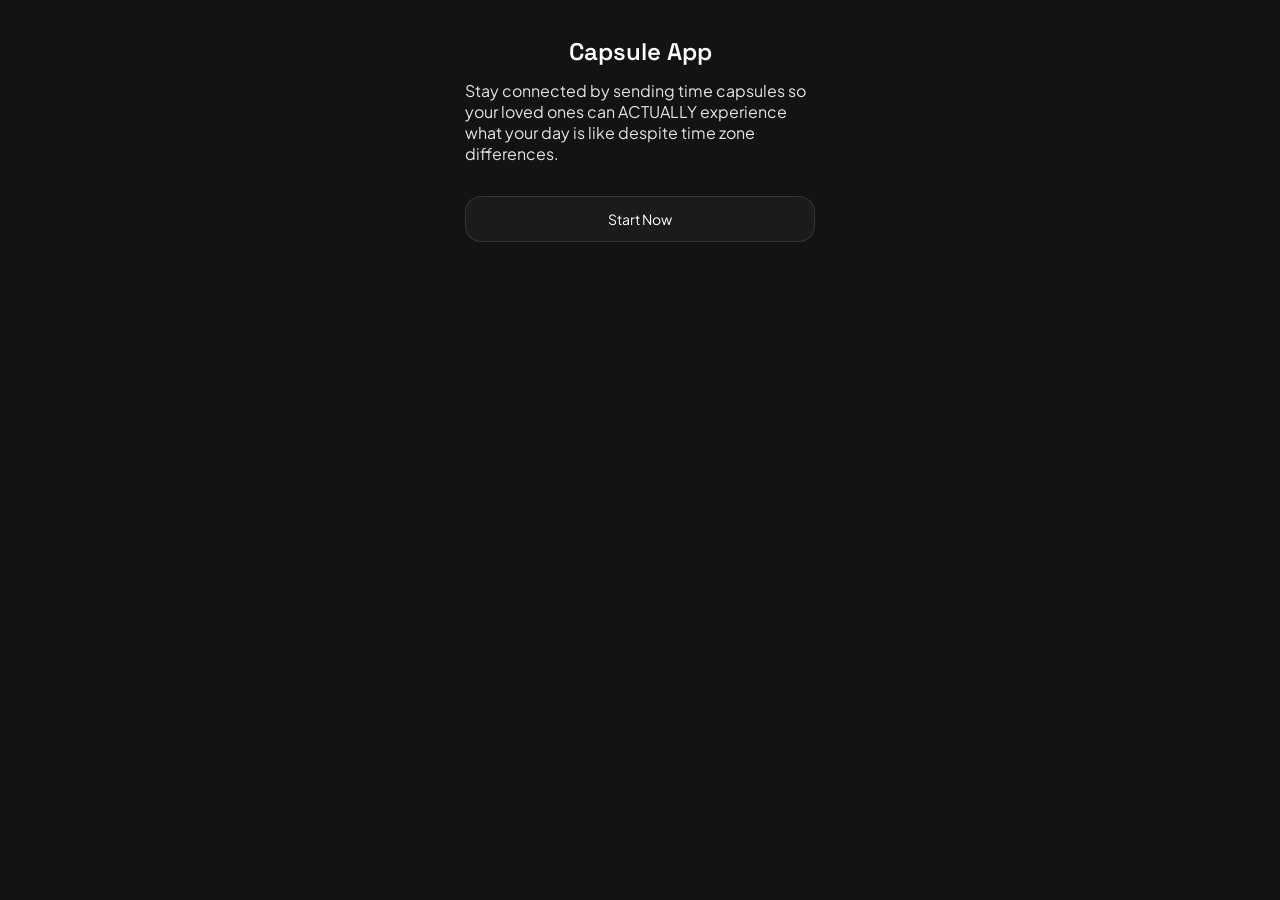
<file: index.html>
<!DOCTYPE html>
<html lang="en">
<head>
    <meta charset="UTF-8">
    <meta name="viewport" content="width=device-width, initial-scale=1.0">
    <title>Capsule App</title>
    <link rel="stylesheet" href="../assets/css/design-tokens.css">
    <link rel="stylesheet" href="../assets/css/shared-components.css">
    <link rel="preconnect" href="https://fonts.googleapis.com">
    <link rel="preconnect" href="https://fonts.gstatic.com" crossorigin>
    <link href="https://fonts.googleapis.com/css2?family=Plus+Jakarta+Sans:ital,wght@0,200..800;1,200..800&family=Space+Grotesk:wght@300..700&display=swap" rel="stylesheet">
</head>
<body>
    <div class="screen">
        <h1 class="text-title text-emphasis mt-6 text-center">Capsule App</h1>
        <p class="mt-4">Stay connected by sending time capsules so your loved ones can ACTUALLY experience what your day is like despite time zone differences.</p>
        <div class="mt-8">
            <a href="screens/capsule-page.html" class="button-block mb-2">Start Now</a>
            
        </div>
    </div>
    
   
</body>
</html>
</file>
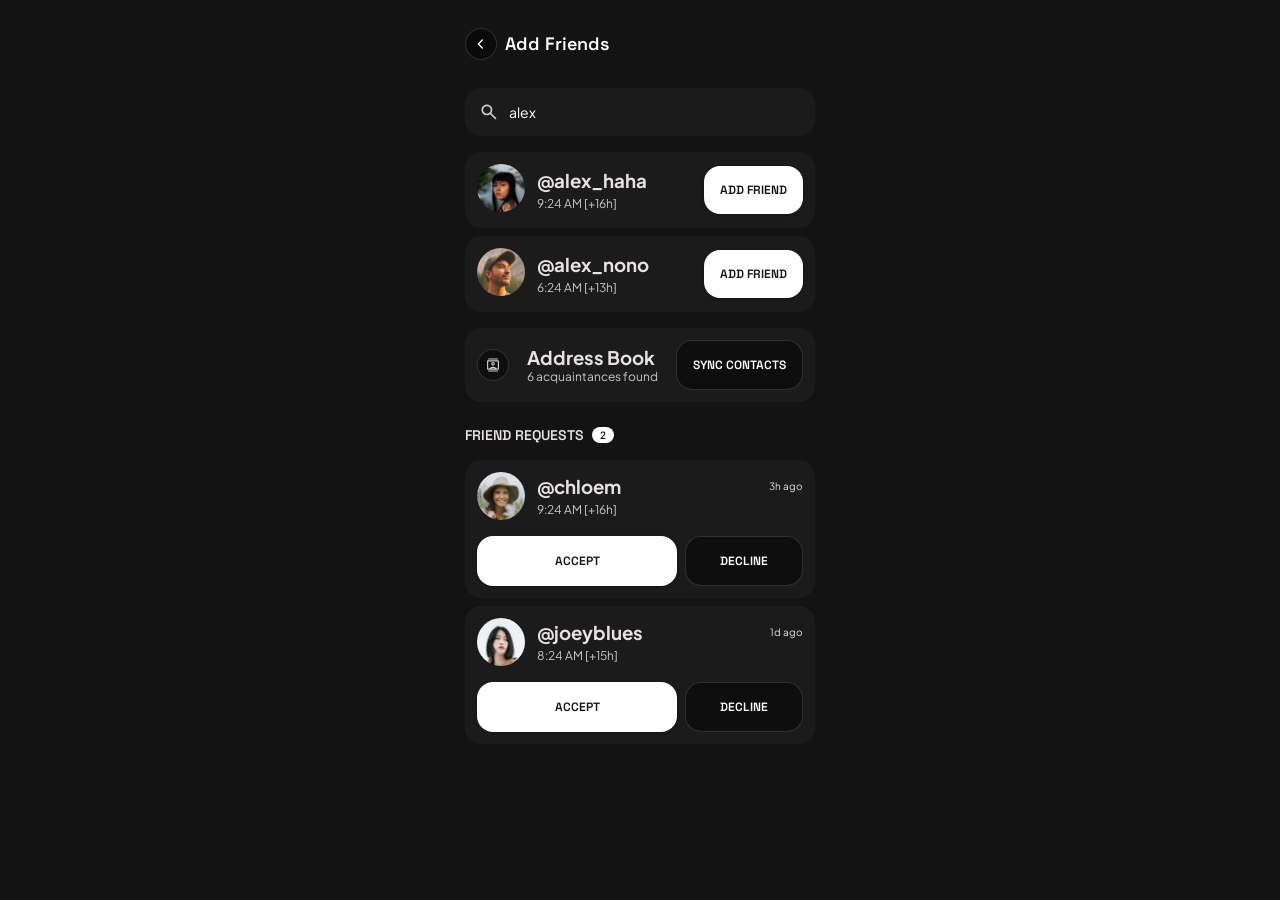
<file: screens/add-friends.html>
<!DOCTYPE html>
<html lang="en">
<head>
    <meta charset="UTF-8">
    <meta name="viewport" content="width=device-width, initial-scale=1.0">
    <title>Add Friends - Capsule</title>
    <script src="../js/user-cards.js" defer></script>
    <script src="../js/friend-request-card.js" defer></script>
    <script src="../js/search.js" defer></script>
    <link rel="stylesheet" href="../assets/css/design-tokens.css">
    <link rel="stylesheet" href="../assets/css/shared-components.css">
    <link rel="preconnect" href="https://fonts.googleapis.com">
    <link rel="preconnect" href="https://fonts.gstatic.com" crossorigin>
    <link href="https://fonts.googleapis.com/css2?family=Plus+Jakarta+Sans:ital,wght@0,200..800;1,200..800&family=Space+Grotesk:wght@300..700&display=swap" rel="stylesheet">
</head>
<body>
    <div class="screen">
        <!-- Secondary Header -->
        <header class="header-secondary hgap-4">
            <button class="icon-button" onclick="window.location.href='capsule-page.html'">
                <img src="../Icons/Icon Name=akar-icons_chevron-left-small.svg" alt="Back">
            </button>
            <h1 class="title">Add Friends</h1>
        </header>

        <!-- Search Field -->
        <search-field value="alex"></search-field>
        <!-- Search Result Cards -->
        <div class="gap-8 mt-4">
            <!-- Card A -->
            <user-card username="@alex_haha" time="9:24 AM [+16h]" avatar="../Avatar/Photo by Happy Face Emoji.png"></user-card>           
            <!-- Card B -->
            <user-card username="@alex_nono" time="6:24 AM [+13h]" avatar="../Avatar/Photo by Jeffrey Keenan.png"></user-card>
        </div>
        <!-- Address Book Card -->
        <div class="card card-padded mt-4 flex-between">
            <div>
                <button class="icon-button">
                    <img src="../Icons/Icon Name=Contacts.svg">
                </button>
            </div>
            <div>
                <h3>Address Book</h3>
                <p class="text-caption">6 acquaintances found</p>
            </div>
            <button class="button-secondary">SYNC CONTACTS</button>
        </div>

<!-- Friend Requests Section -->
        <div class="mt-6">
           <div class="hgap-4">
                <h4>FRIEND REQUESTS</h4>
                <div class="count-badge ms-2">2</div>
            </div>

            <div class="gap-8 mt-4">
                <!-- Friend Request Card 1 -->
                <friend-request-card 
                    avatar="../Avatar/Photo by Logan Isbell.png"
                    username="@chloem" 
                    time-ago="3h ago" 
                    local-time="9:24 AM [+16h]">
                </friend-request-card>
            

                <!-- Friend Request Card 2 -->
                <friend-request-card 
                    avatar="../Avatar/Photo by Pesce Huang.png"
                    username="@joeyblues" 
                    time-ago="1d ago" 
                    local-time="8:24 AM [+15h]">
                </friend-request-card>     
            </div>
        <div>
</div>

    <!-- Bottom Navigation Bar -->
    <script>
  // Listen for navigation changes
  document.querySelector('bottom-nav').addEventListener('tab-change', (e) => {
    console.log('Navigated to:', e.detail.tab);
  });
</script>
</body>
</html>
        </div>
</file>
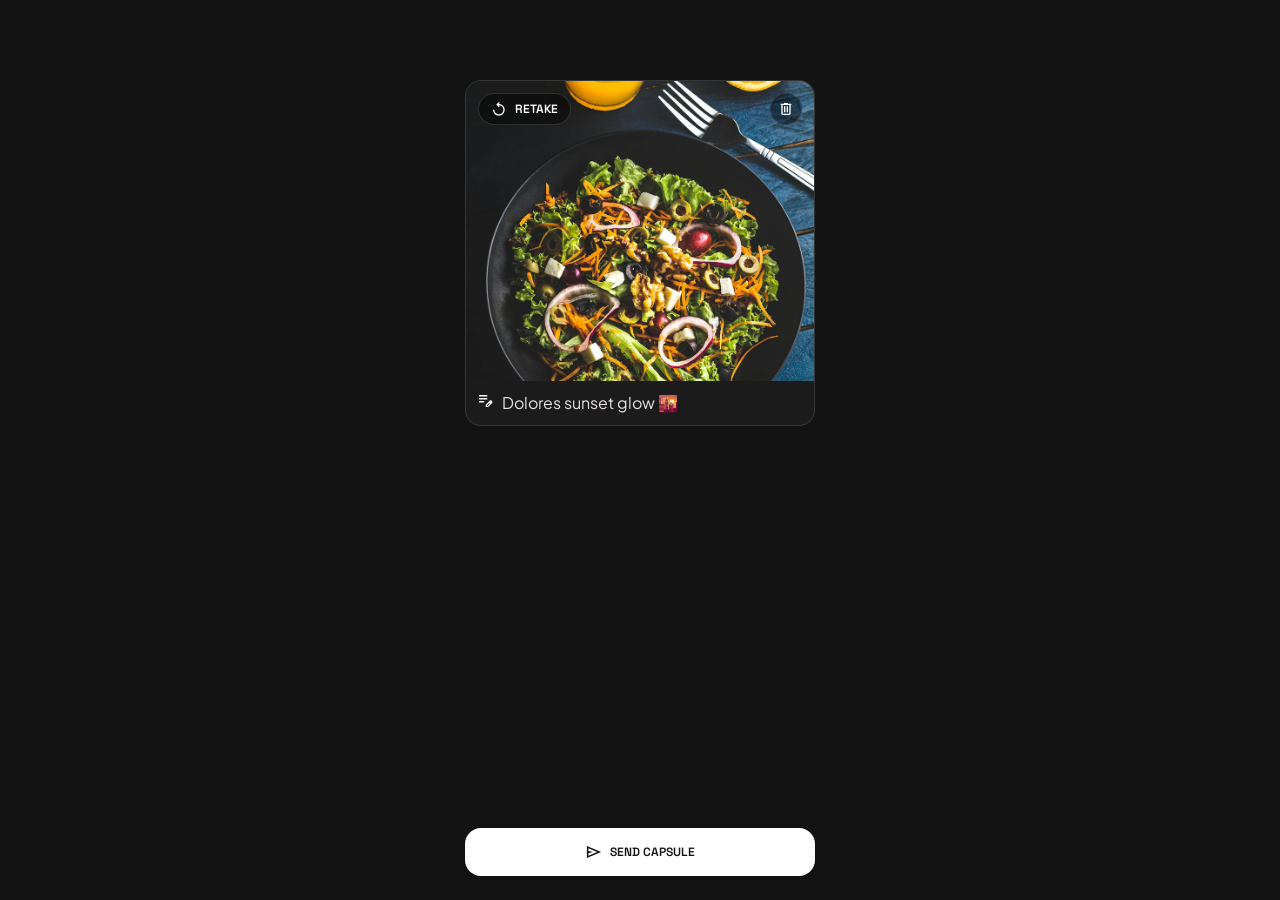
<file: screens/camera-edit.html>
<!DOCTYPE html>
<html lang="en">
<head>
    <meta charset="UTF-8">
    <meta name="viewport" content="width=device-width, initial-scale=1.0">
    <title>Camera Edit - Capsule</title>
    <link rel="preconnect" href="https://fonts.googleapis.com">
    <link rel="preconnect" href="https://fonts.gstatic.com" crossorigin>
    <link href="https://fonts.googleapis.com/css2?family=Plus+Jakarta+Sans:ital,wght@0,200..800;1,200..800&family=Space+Grotesk:wght@300..700&display=swap" rel="stylesheet">
    <link rel="stylesheet" href="../assets/css/design-tokens.css">
    <link rel="stylesheet" href="../assets/css/shared-components.css">
</head>
<body>
    <div class="screen">
        <!-- Empty header band -->

        <!-- Preview Card -->
        <div class="card card-bordered" style="width:100%;display: flex; flex-direction: column; position: relative; margin-top: 64px;">
            <!-- Photo --> 
                <div style="width: 100%; height: 300px">
                    <img src="../images/Camera.png" alt="Food" style="object-fit: cover; width: 100%; height: 100%;">
                </div>
        
            <!-- Button container -->
            <div class="camera-header edit">
                <!-- Top-left overlay: Retake button -->
                <button class="icon-button with-text">
                    <img src="../Icons/Icon Name=Retake.svg" alt="Retake">
                    <span class="text-button" style="color: var(--color-text-emphasis);">RETAKE</span>
                </button>
                <!-- Top-right overlay: Trash button -->
                <button class="icon-button" >
                    <img src="../Icons/Icon Name=Trash.svg" alt="Trash">
                </button>
                
            </div>
            
            <!-- Caption strip -->
            <div style="display: flex; align-items: flex-start; padding: var(--space-3) var(--space-3); gap: var(--space-2);">
                <img src="../Icons/Icon Name=Caption.svg" alt="Caption">
                <span class="text-body" style="font-size: 16px;">Dolores sunset glow 🌇</span>
            </div>
        </div>

        <!-- Primary action pinned at the bottom -->
        <button class="button-primary" id="send-capsule-btn" style="width: 350px; gap: var(--space-2); position: fixed; bottom: 24px; ">
            <img src="../Icons/Icon Name=Send.svg" alt="Send">
            <span>SEND CAPSULE</span>
        </button>
    </div>

    <script>
        document.addEventListener('DOMContentLoaded', () => {
  const sendButton = document.getElementById('send-capsule-btn');

  if (sendButton) {
    sendButton.addEventListener('click', (e) => {
      e.preventDefault();
      // Navigate to your capsules page
      window.location.href = 'capsule-page.html';
    });
  }
});
    </script>

</body>
</html>
</file>
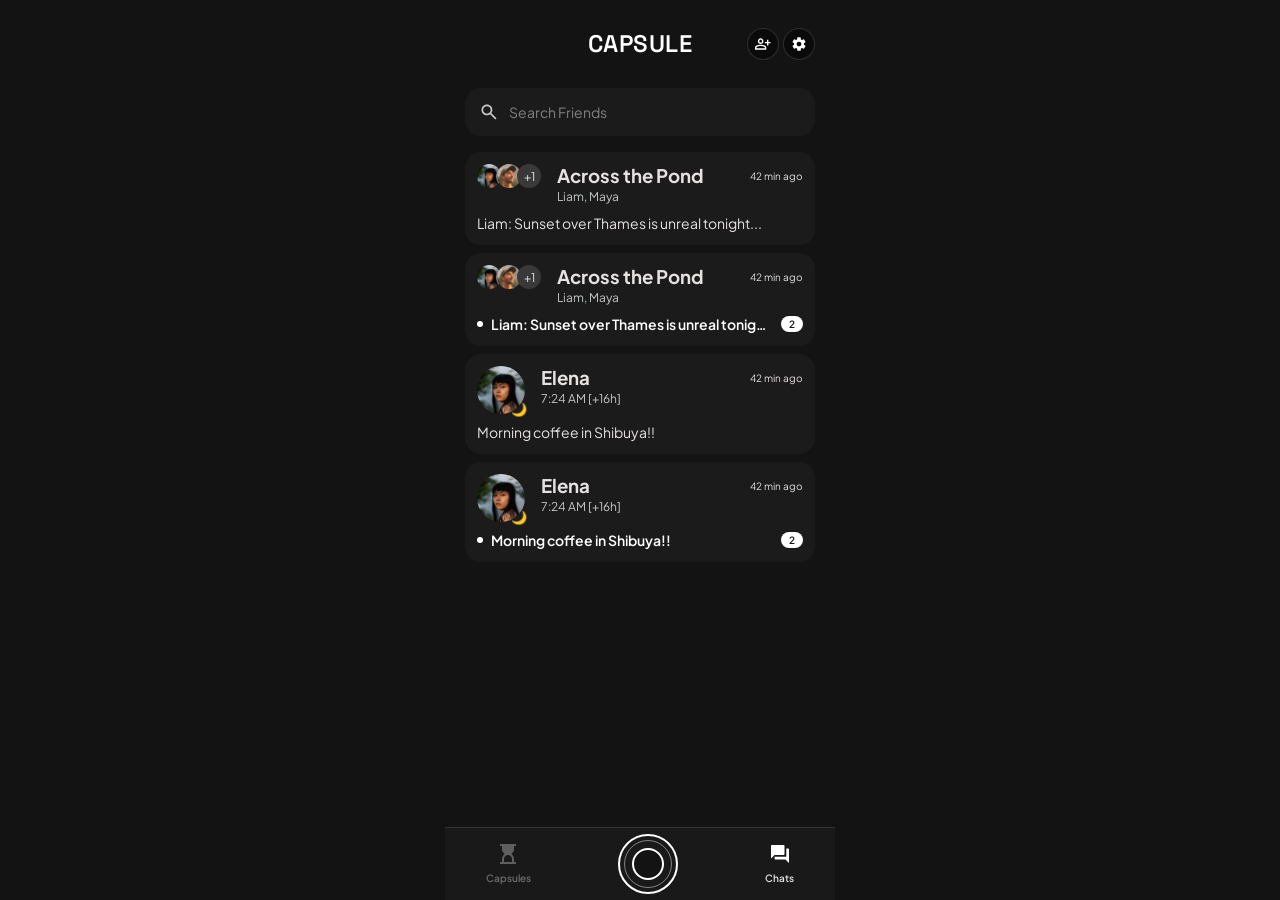
<file: screens/chat-page.html>
<!DOCTYPE html>
<html lang="en">
<head>
    <meta charset="UTF-8">
    <meta name="viewport" content="width=device-width, initial-scale=1.0">
    <title>Chat Page - Capsule</title>
    <script src="../js/bottom-nav.js" defer></script>
    <script src="../js/chat-card.js" defer></script>
    <link rel="stylesheet" href="../assets/css/design-tokens.css">
    <link rel="stylesheet" href="../assets/css/shared-components.css">
    <script src="../js/search.js" defer></script>
    <link rel="preconnect" href="https://fonts.googleapis.com">
    <link rel="preconnect" href="https://fonts.gstatic.com" crossorigin>
    <link href="https://fonts.googleapis.com/css2?family=Plus+Jakarta+Sans:ital,wght@0,200..800;1,200..800&family=Space+Grotesk:wght@300..700&display=swap" rel="stylesheet">
</head>
<body>
    <div class="screen">
        <!-- Top-level Header -->
        <header class="header-top-level">
            <div class="space"></div>
            <div class="wordmark">CAPSULE</div>
            <div class="space">
                <button class="icon-button">
                    <img src="../Icons/Icon Name=Add Friend.svg" alt="Add Friend">
                </button>
                <button class="icon-button ms-2">
                    <img src="../Icons/Icon Name=Settings.svg" alt="Settings" alt="Settings">
                </button>
            </div>
        </header>

        <!-- Search Field -->
        <search-field> </search-field>

<!-- Conversation Cards -->
        <div class="mt-4">
            <div style="display:flex; flex-direction: column; gap: var(--space-2);">
                <chat-card
                title="Across the Pond"
                time="42 min ago"
                members="Liam, Maya"
                message="Liam: Sunset over Thames is unreal tonight..."
                avatars="../Avatar/Photo by Happy Face Emoji.png, ../Avatar/Photo by Jeffrey Keenan.png, ../Avatar/Photo by Logan Isbell.png">
                </chat-card>

                <chat-card
                title="Across the Pond"
                time="42 min ago"
                members="Liam, Maya"
                message="Liam: Sunset over Thames is unreal tonight..."
                unread-count="2"
                avatars="../Avatar/Photo by Happy Face Emoji.png, ../Avatar/Photo by Jeffrey Keenan.png, ../Avatar/Photo by Logan Isbell.png">
                </chat-card>

                <chat-card
                title="Elena"
                time="42 min ago"
                members="7:24 AM [+16h]"
                message="Morning coffee in Shibuya!!"
                avatar="../Avatar/Photo by Happy Face Emoji.png"
                status-icon="🌙">
                </chat-card>

                <chat-card
                title="Elena"
                time="42 min ago"
                members="7:24 AM [+16h]"
                message="Morning coffee in Shibuya!!"
                avatar="../Avatar/Photo by Happy Face Emoji.png"
                unread-count="2"
                status-icon="🌙">
                </chat-card>  
            </div>
                           

        </div>
            

    <bottom-nav active-tab="chats"></bottom-nav>

<script>
  // Listen for navigation changes
  document.querySelector('bottom-nav').addEventListener('tab-change', (e) => {
    console.log('Navigated to:', e.detail.tab);
  });
</script>

</body>
</html>
        </div>
</file>
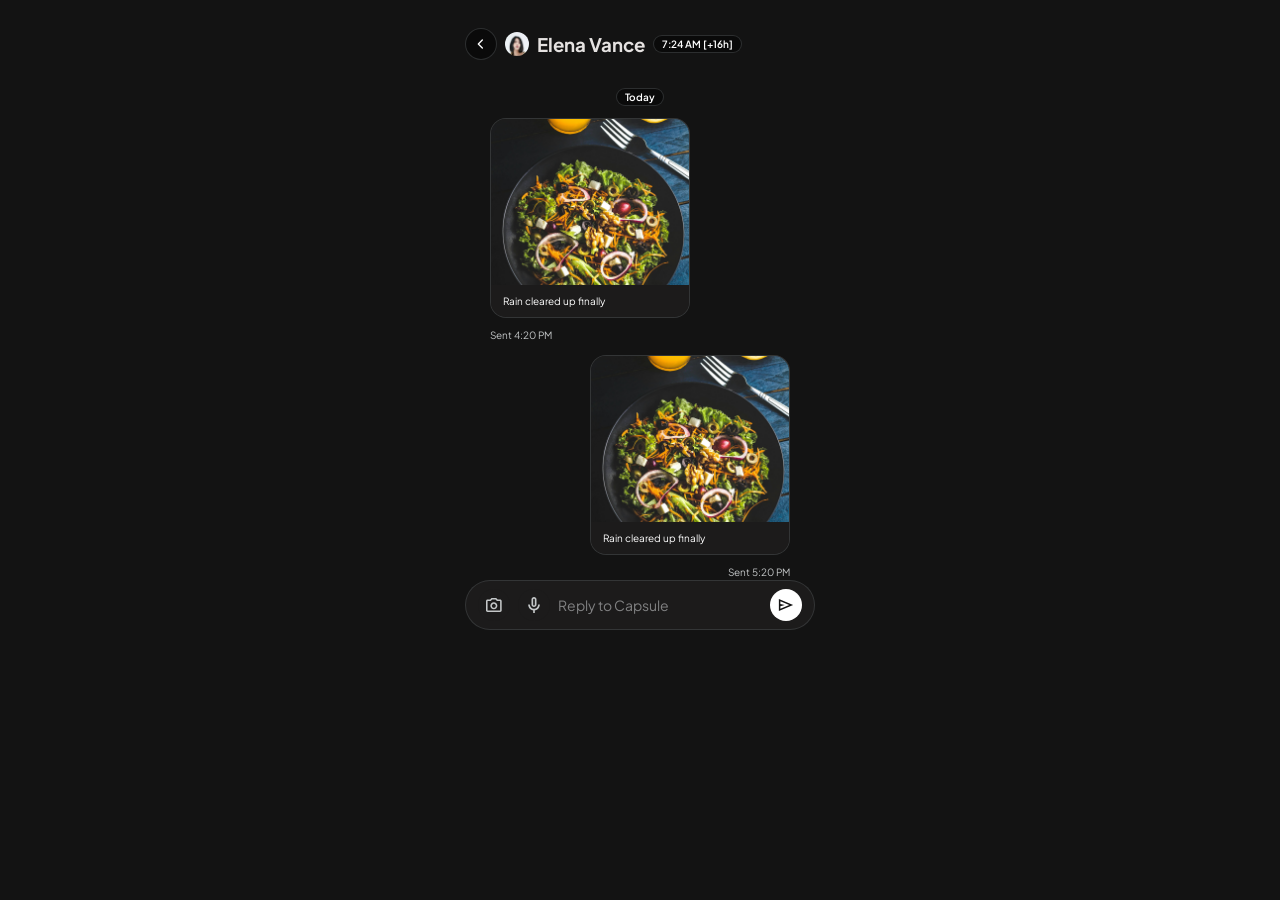
<file: screens/chat.html>
<!DOCTYPE html>
<html lang="en">
<head>
    <meta charset="UTF-8">
    <meta name="viewport" content="width=device-width, initial-scale=1.0">
    <title>Chat - Capsule</title>
    <script src="../js/reply-bar.js" defer></script>
    <script src="../js/photocard.js" defer></script>
    <link rel="stylesheet" href="../assets/css/design-tokens.css">
    <link rel="stylesheet" href="../assets/css/shared-components.css">
    <link rel="preconnect" href="https://fonts.googleapis.com">
    <link rel="preconnect" href="https://fonts.gstatic.com" crossorigin>
    <link href="https://fonts.googleapis.com/css2?family=Plus+Jakarta+Sans:ital,wght@0,200..800;1,200..800&family=Space+Grotesk:wght@300..700&display=swap" rel="stylesheet">
</head>
<body>
    <div class="screen">
        <!-- Secondary Header -->
        <header class="header-secondary hgap-4">
            <button class="icon-button" onclick="window.location.href='chat-page.html'">
                <img src="../Icons/Icon Name=akar-icons_chevron-left-small.svg" alt="Back">
            </button>
            <div>
                <img src="../Avatar/Photo by Pesce Huang.png" alt="Elena Vance" class="avatar small">
            </div>
            <h3>Elena Vance</h3>
            <div class="count-badge light">7:24 AM [+16h]</div>
        </header>
        <div style="display: flex; flex-direction: column; align-items: center; gap: var(--space-3); width: 100%;">
           
            <!-- Date Chip -->
            <div class="count-badge light">Today</div>
             
            <!-- Message 1: Received -->
            <photo-card 
            reply
            align="left"
            src="../images/Camera.png" 
            alt="Food" 
            caption="Rain cleared up finally"
            subcaption="Sent 4:20 PM">
            </photo-card>

            <photo-card 
            reply
            align="right"
            src="../images/Camera.png" 
            alt="Food" 
            caption="Rain cleared up finally"
            subcaption="Sent 5:20 PM">
            </photo-card>
        </div>

        

        
        <!-- Reply Bar (floating at bottom) -->
        <reply-bar></reply-bar>
    </div>

</body>
</html>
</file>
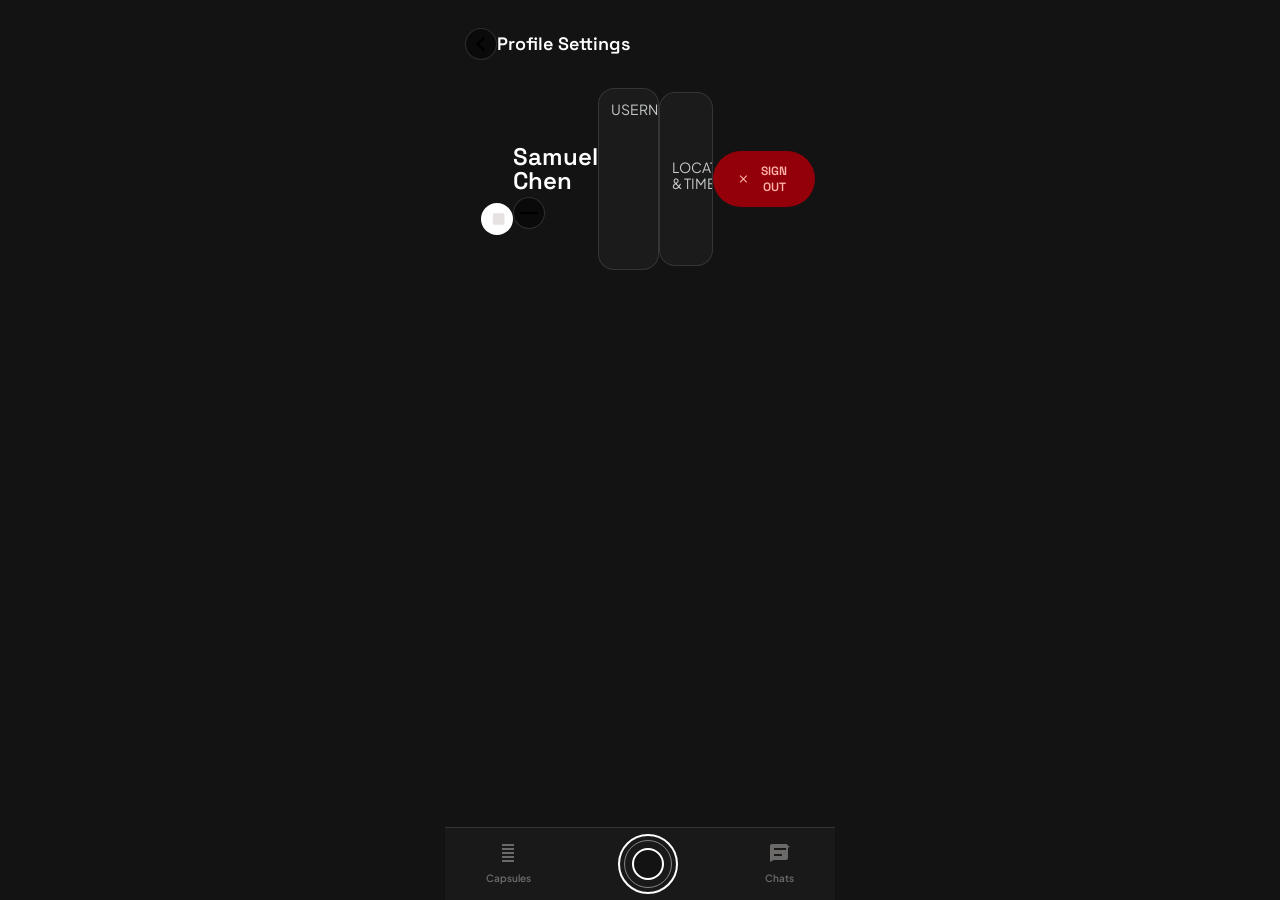
<file: screens/profile-settings.html>
<!DOCTYPE html>
<html lang="en">
<head>
    <meta charset="UTF-8">
    <meta name="viewport" content="width=device-width, initial-scale=1.0">
    <title>Profile Settings - Capsule</title>
    <link rel="stylesheet" href="../assets/css/design-tokens.css">
    <link rel="stylesheet" href="../assets/css/shared-components.css">
    <link rel="preconnect" href="https://fonts.googleapis.com">
    <link rel="preconnect" href="https://fonts.gstatic.com" crossorigin>
    <link href="https://fonts.googleapis.com/css2?family=Plus+Jakarta+Sans:ital,wght@0,200..800;1,200..800&family=Space+Grotesk:wght@300..700&display=swap" rel="stylesheet">
</head>
<body>
    <div class="screen">
        <!-- Secondary Header -->
        <header class="header-secondary mb-4">
            <button class="back-button icon-button">
                <svg xmlns="http://www.w3.org/2000/svg" viewBox="0 0 24 24"><path fill="currentColor" d="M15.41 7.41L14 6l-6 6 6 6 1.41-1.41L10.83 12z"/></svg>
            </button>
            <h1 class="title">Profile Settings</h1>
        </header>

        <!-- Avatar Block -->
        <div class="flex-center mb-4">
            <div style="position: relative; width: 96px; height: 96px;">
                <div class="avatar avatar-profile">
                    <div class="avatar-placeholder"></div>
                </div>
                <!-- Camera button overlay -->
                <div style="position: absolute; bottom: 0; right: 0; width: 32px; height: 32px; background-color: var(--color-text-emphasis); border-radius: 50%; display: flex; align-items: center; justify-content: center;">
                    <svg xmlns="http://www.w3.org/2000/svg" viewBox="0 0 24 24" class="me-2" style="width: 20px; height: 20px; fill: var(--color-text-black);"><path fill="currentColor" d="M9 5h10a2 2 0 012 2v10a2 2 0 01-2 2H9a2 2 0 01-2-2V7a2 2 0 012-2zm0 2h10v10H9V7zm4 6c-1.1 0-2 .9-2 2s.9 2 2 2 2-.9 2-2-.9-2-2-2z"/></svg>
                </div>
            </div>
            <div class="ms-4">
                <h2 class="text-title text-emphasis" style="font-size: 24px; line-height: 24px; margin: 0;">Samuel Chen</h2>
                <button class="icon-button" style="margin-top: 4px;">
                    <svg xmlns="http://www.w3.org/2000/svg" viewBox="0 0 24 24"><path fill="currentColor" d="M19 13H5v-2h14v2z"/></svg>
                </button>
            </div>
<!-- Username Card -->
        <div class="card card-bordered card-padded mb-4" style="max-width: 300px;">
            <div class="text-caption text-emphasis mb-2" style="font-size: 14px;">USERNAME</div>
            <div style="position: relative; background-color: var(--color-bg-component); border-radius: 24px; padding: 8px 12px;">
                <span class="text-body" style="font-size: 26px;">samuel1022</span>
                <button class="icon-button" style="position: absolute; top: 50%; right: 12px; transform: translateY(-50%);">
                    <svg xmlns="http://www.w3.org/2000/svg" viewBox="0 0 24 24"><path fill="currentColor" d="M19 13H5v-2h14v2z"/></svg>
                </button>
            </div>
            <p class="text-caption mt-3" style="font-size: 14px;">Your unique Capsule handle. Friends use this to find and add you.</p>
        </div>
<!-- Location and Time Card -->
        <div class="card card-bordered card-padded mb-4" style="max-width: 300px;">
            <div class="flex-between mb-2">
                <div class="text-caption text-emphasis" style="font-size: 14px;">LOCATION & TIME</div>
                <button class="icon-button">
                    <svg xmlns="http://www.w3.org/2000/svg" viewBox="0 0 24 24"><path fill="currentColor" d="M19 13H5v-2h14v2z"/></svg>
                </button>
            </div>
            <div style="background-color: var(--color-bg-component); border-radius: 24px; padding: 8px 12px; font-size: 26px; font-weight: 600;">
                Pacific Daylight Time [UTC-7]
            </div>
        </div>
<!-- Destructive Button -->
        <button class="button-destructive mb-4" style="width: 100%; max-width: 300px;">
            <svg xmlns="http://www.w3.org/2000/svg" viewBox="0 0 24 24" class="me-2" style="width: 20px; height: 20px; fill: var(--color-text-critical);"><path fill="currentColor" d="M19 6.41L17.59 5 12 10.59 6.41 5 5 6.41 10.59 12 5 17.59 6.41 19 12 13.41 17.59 19 19 17.59 13.41 12 19 6.41z"/></svg>
            SIGN OUT
        </button>
</div>

    <!-- Bottom Navigation Bar -->
    <nav class="bottom-nav">
        <div class="nav-slot capsules inactive">
            <svg class="icon" xmlns="http://www.w3.org/2000/svg" viewBox="0 0 24 24"><path fill="currentColor" d="M6 2h12v2H6zm0 4h12v2H6zm0 4h12v2H6zm0 4h12v2H6zm0 4h12v2H6z"/></svg>
            <div class="label">Capsules</div>
        </div>
        <div class="nav-slot capture">
            <div class="outer-ring">
                <div class="inner-ring">
                    <div class="center-disc"></div>
                </div>
            </div>
        </div>
        <div class="nav-slot chats inactive">
            <svg class="icon" xmlns="http://www.w3.org/2000/svg" viewBox="0 0 24 24"><path fill="currentColor" d="M20 2H4c-1.1 0-2 .9-2 2v16l4-2h12c1.1 0 2-.9 2-2V4c0-1.1-.9-2-2-2zm-6 12H6v-2h8v2zm8-6H6v-2h12v2zm0-4H6V6h12v2z"/></svg>
            <div class="label">Chats</div>
        </div>
    </nav>

</body>
</html>
        </div>
</file>
<file: assets/css/design-tokens.css>
/* Design Tokens for Capsule App */
/* Extracted from .clinerules/DESIGN.md */

/* Import font files from Google Fonts */
@import url('https://fonts.googleapis.com/css2?family=Plus+Jakarta+Sans:ital,wght@0,200..800;1,200..800&family=Space+Grotesk:wght@300..700&display=swap');
/* Color Tokens */
:root {
  /* Backgrounds */
  --color-bg: #131313; /* obsidian dark (Text/Black) */
  --color-bg-chat: rgba(42, 42, 42, 0.5); /* Chat: #2A2A2A80 */
  --color-bg-component: #1C1B1B; /* Component BG */
  
  /* Buttons */
  --color-button-active: #FFFFFF; /* Button/Active */
  --color-button-fill: rgba(0, 0, 0, 0.45); /* Button/Fill: #00000073 */
  --color-button-stroke: rgba(68, 71, 72, 0.6); /* Button/Stroke: #44474899 */
  --color-button-inactive: rgba(196, 199, 200, 0.6); /* Button/Inactive: #C4C7C899 */
  --color-button-fill-critical: rgba(147, 0, 10, 0.5); /* Button/Fill-Critical: #93000A80 */
  
  /* Text */
  --color-text-inactive: rgba(196, 199, 200, 0.6); /* Text/Inactive: #C4C7C899 */
  --color-text-emphasis: #FFFFFF; /* Text/Emphasis */
  --color-text-caption: #C4C7C8; /* Text/Caption */
  --color-text-body: #E5E2E1; /* Text/Body */
  --color-text-black: #131313; /* Text/Black */
  --color-text-critical: #FFB4AB; /* Text/Critical */
  
  /* Typography */
  --font-heading: 'Space Grotesk', sans-serif;
  --font-body: 'Plus Jakarta Sans', sans-serif;
  
  --text-heading-3: 600 18px/24px var(--font-heading);
  --text-caption: 400 12px/16px var(--font-body);
  --text-body: 400 14px/20px var(--font-body);
  --text-subtitle-emphasized: 14px/20px var(--font-body) 600;
  --text-caption-2: 400 10px/16px var(--font-body);
  --text-caption-2-emphasized: 600 10px/normal var(--font-body);
  --text-button: 600 12px/normal var(--font-heading);
  --text-heading-4: 600 14px/18px var(--font-heading);
  --text-title: 600 24px/24px var(--font-heading);
  
  /* Spacing */
  --space-0: 0px;
  --space-1: 4px;
  --space-2: 8px;
  --space-3: 12px;
  --space-4: 16px;
  --space-6: 24px;
  --space-8: 32px;
  --space-12: 48px;
  
  /* Layout */
  --margin-side: 20px; /* Left and right margins for body */
  --padding-vertical: 8px; /* Top and bottom padding */
  --gap-card-vertical: 8px; /* Vertical gap between stacked cards */
  
  /* Radius */
  --radius-card: 16px; /* Corner radius */
  --radius-pill: 9999px; /* For full pills (effectively 100%) */
  
  /* Elevation */
  --shadow-button: 0px 1px 3px rgba(0, 0, 0, 0.3);
}

/* Utility classes for typography */
.text-heading-3 { font: var(--text-heading-3); }
.text-caption { font: var(--text-caption); }
.text-body { font: var(--text-body); }
.text-subtitle-emphasized { font: var(--text-subtitle-emphasized); }
.text-caption-2 { font: var(--text-caption-2); }
.text-caption-2-emphasized { font: var(--text-caption-2-emphasized); }
.text-button { font: var(--text-button); }
.text-heading-2 { font: var(--text-heading-2); }
.text-title { font: var(--text-title); }

/* Utility classes for colors */
.bg-main { background-color: var(--color-bg); }
.bg-chat { background-color: var(--color-bg-chat); }
.bg-component { background-color: var(--color-bg-component); }

.text-emphasis { color: var(--color-text-emphasis); }
.text-body { color: var(--color-text-body); }
.text-caption { color: var(--color-text-caption); }
.text-inactive { color: var(--color-text-inactive); }
.text-black { color: var(--color-text-black); }
.text-critical { color: var(--color-text-critical); }

.button-active { background-color: var(--color-button-active); }
.button-fill { background-color: var(--color-button-fill); }
.button-stroke { border: 1px solid var(--color-button-stroke); }
.button-inactive { background-color: var(--color-button-inactive); }
.button-fill-critical { background-color: var(--color-button-fill-critical); }
</file>
<file: assets/css/shared-components.css>
/* Shared Components for Capsule App */
/* Reusable UI components based on design specifications */

/* Import design tokens */
@import "./design-tokens.css";

/* Base reset and utils */
* {
  margin: 0;
  padding: 0;
  box-sizing: border-box;
}

body {
  font-family: var(--font-body);
  background-color: var(--color-bg);
  color: var(--color-text-body);
}

h4 {
  font: var(--text-heading-4);
  color: var(--color-text-body); /* Sets default color for every <h3> on the page */
}

caption {
  font: var(--text-caption);
  color: var(--color-text-caption);
}

/* Screen container */
.screen {
  width: 390px;
  margin: 0 auto;
  min-height: 100vh;
  padding: var(--space-4) var(--margin-side);
  background-color: var(--color-bg);
/* Headers */
/* Top-level header (for Capsule Page, Chat Page) */
.header-top-level {
  display: flex;
  align-items: center;
  justify-content: space-between;
  padding: var(--space-3) 0;
  margin-bottom: var(--space-4);
}

.header-top-level .wordmark {
  font: var(--text-title);
  letter-spacing: 0.5px;
  text-transform: uppercase;
  color: var(--color-text-emphasis);
}

.header-top-level .space {
  display: flex;
  justify-content: flex-end;
  gap: var(--space-1);
  width: 68px;
}

.header-top-level .icon-button svg {
  width: 16px;
  height: 16px;
  fill: var(--color-text-emphasis);
}

/* Secondary header (for Add Friends, Profile Settings, Chat) */
.header-secondary {
  display: flex;
  align-items: center;
  padding: var(--space-3) 0;
  margin-bottom: var(--space-4);
}

.header-secondary .back-button img {
  width: 16px;
  height: 16px;
  fill: var(--color-button-active);
}

.header-secondary .title {
  font: var(--text-heading-3);
  color: var(--color-text-emphasis);
}

/* Camera Header */
.camera-header {
  display: flex;
  justify-content: space-between; /* Pushes first button to left, second to right */
  align-items: center;  
  padding: var(--space-4) var(--margin-side);
  width: 100%;
  position: absolute;
  top: 0;
  left: 0;
  right: 0;
  z-index: 10; 
}

.camera-header.edit {
  padding: var(--space-3) var(--space-3);
}

/* Buttons */
/* Circular icon button */
.icon-button {
  width: 32px;
  height: 32px;
  display: flex;
  align-items: center;
  justify-content: center;
  background-color: var(--color-button-fill);
  border: 1px solid var(--color-button-stroke);
  border-radius: var(--radius-pill);
  cursor: pointer;
  transition: background-color var(--space-1) ease;
}

.icon-button.with-text{
  width: auto;
  gap: var(--space-2);
  display: flex;
  padding: 0 var(--space-3);
}

.icon-button:hover {
  background-color: rgba(28, 27, 27, 0.8);
}

.icon-button img {
  width: 16px;
  height: 16px;
  fill: var(--color-text-emphasis);
}

/* Primary button: full-pill, white fill, black text */
.button-primary {
  display: inline-flex;
  align-items: center;
  justify-content: center;
  padding: var(--space-4);
  background-color: var(--color-button-active);
  color: var(--color-text-black);
  font: var(--text-button);
  border-radius: var(--radius-card);
  border: none;
  cursor: pointer;
  box-shadow: var(--shadow-button);
  text-transform: uppercase;
}

.button-primary:active {
  transform: scale(0.98);
}

/* Secondary button: full-pill, near-black fill, white text */
.button-secondary {
  display: inline-flex;
  align-items: center;
  justify-content: center;
  padding: var(--space-4);
  background-color: var(--color-button-fill);
  color: var(--color-text-emphasis);
  font: var(--text-button);
  border-radius: var(--radius-card);
  border: 1px solid var(--color-button-stroke);
  cursor: pointer;
  text-transform: uppercase;
}

/* Destructive button (for sign out) */
.button-destructive {
  display: inline-flex;
  align-items: center;
  justify-content: center;
  height: 56px;
  width: 100%;
  padding: 0 var(--space-6);
  background-color: #93000A; /* Button/Fill-Critical without opacity for solid */
  color: var(--color-text-critical);
  font: var(--text-button);
  border-radius: var(--radius-pill);
  border: none;
  cursor: pointer;
  text-transform: uppercase;
  gap: var(--space-2);
}
/* Count badge */
.count-badge {
  display: inline-flex;
  align-items: center;
  justify-content: center;
  padding: 2px var(--space-2);
  background-color: var(--color-button-active);
  color: var(--color-text-black);
  font: var(--text-caption-2-emphasized);
  border-radius: var(--radius-pill);
}

/* Count badge on light surface (dark with white text) */
.count-badge.light {
  background-color: var(--color-button-fill);
  color: var(--color-text-emphasis);
  border: 1px solid var(--color-button-stroke);
}

/* Utility classes */
.font-bold {
  font-weight: 600;
}

/* Card component */
.card {
  background-color: var(--color-bg-component);
  border-radius: var(--radius-card);
  overflow: hidden;
  display: flex;
}

.card-bordered {
  border: 1px solid var(--color-button-stroke);
}

.card-padded {
  padding: var(--space-3);
}

.card-space-between {
  display: flex;
  align-items: center;
  justify-content: space-between;
}

.card-space-between > *:not(:last-child) {
  margin-right: var(--space-3);
}

/* Search field */
.search-field {
  display: flex;
  align-items: center;
  height: 48px;
  background-color: var(--color-bg-component);
  border-radius: var(--radius-card);
  overflow: hidden;
 
  padding: var(--space-4);
}

.search-field .search-icon {
  width: 16px;
  height: 16px;
  padding: var(--space-2);
  display: flex;
  align-items: center;
  justify-content: center;
}

.search-field .search-icon img {
  fill: var(--color-text-caption);
  width: 16px;
  height: 16px;
}

.search-field input {
  flex: 1;
  border: none;
  background: none;
  color: var(--color-text-emphasis);
  font: var(--text-body);
  padding: 0 var(--space-3);
}
/* Remove browser default outline on search field focus */
.search-field input:focus {
  outline: none;
}

.search-field input::placeholder {
  color: var(--color-text-inactive);
}

/* User Card */
.user-card {
  display: flex;
  align-items: center;
  justify-content: space-between;
  gap: var(--space-3);
  padding:var(--space-3);
  background-color: var(--color-bg-component);
  border-radius: var(--radius-card);
}

.user-card .avatar {
  width: 48px;
  height: 48px;
  border-radius: var(--radius-pill);
  object-fit: contain;
  flex-shrink: 0;
}

.user-card .info {
  flex: 1;
  display: flex;
  flex-direction: column;
  gap: var(--space-1);
}

/* Friend request card */
/* Target the custom element tag directly (no dot) */
friend-request-card {
  display: flex;
  flex-direction: column; /* Stacks top profile section above bottom button group */
  background-color: var(--color-bg-component);
  padding: var(--space-3);
  border-radius: var(--radius-card);
  width: 100%;
}

/* Avatar + details row */
friend-request-card .info {
  display: flex;
  flex-direction: row; /* Horizontal alignment for avatar + details */
  align-items: center;
  gap: var(--space-3);
  width: 100%;
}

/* Text details column */
friend-request-card .details {
  flex: 1;
  display: flex;
  flex-direction: column;
  gap: var(--space-1);

}

/* Username + 3h ago row */
friend-request-card .username-header {
  display: flex;
  justify-content: space-between;
  align-items: center;
}

/* Bottom action buttons row */
friend-request-card .button-group {
  display: flex;
  gap: var(--space-2);
  width: 100%;
}

.flex-2 { flex: 2; }
.flex-1 { flex: 1; }


/* Chat card */
/* Unread bullet indicator */
.unread-dot {
  width: 6px;
  height: 6px;
  background-color: var(--color-text-emphasis, #ffffff);
  border-radius: 50%;
  flex-shrink: 0;
}

/* Unread text styling */
.card.is-unread .message-text {
  color: var(--color-text-emphasis, #ffffff);
  font-weight: 600;
}

/* Reply bar */
.reply-bar {
  display: flex;
  align-items: center;
  height: 50px;
  background-color: var(--color-bg-component);
  border-radius: var(--radius-pill);
  border: 1px solid var(--color-button-stroke);
  padding: 0 var(--space-3);
  gap: var(--space-2);
}

.reply-bar .icon-button {
  width: 32px;
  height: 32px;
  background-color: var(--color-bg-component);
  border: none;
}

.reply-bar .icon-button.send {
  width: 32px;
  height: 32px;
  background-color: var(--color-text-emphasis);
  border: none;
}

.reply-bar .placeholder {
  flex: 1;
  font: var(--text-body);
  color: var(--color-text-inactive);
}



/* Avatar */
.avatar {
  width: 48px;
  height: 48px;
  border-radius: var(--radius-pill);
}

.avatar.small {
  width: 24px;
  height: 24px;
  border-radius: var(--radius-pill);
  background-color: #3A3939;
  font-size: 12px;
  display: flex;
  align-items: center;
  justify-content: center;
}


/* Filter chips */
.filter-chip-container {
  display: flex;
  flex-wrap: wrap;
  gap: var(--space-3);
  margin-bottom: var(--space-4);
  align-items: center;
  width: 100%;
  justify-content: center;
}

.filter-chip {
  display: inline-flex;
  align-items: center;
  justify-content: center;
  padding: var(--space-2) var(--space-3);
  font: var(--text-button);
  border-radius: var(--radius-pill);
  cursor: pointer;
  text-transform: uppercase;
  gap: var(--space-1);
}

.filter-chip.selected {
  background-color: var(--color-button-active);
  color: var(--color-text-black);
}

.filter-chip.selected .count-badge {
  background-color: var(--color-text-black);
  color: var(--color-text-emphasis);
}

.filter-chip.unselected {
  background-color: var(--color-button-fill);
  color: var(--color-text-emphasis);
  border: 1px solid var(--color-button-stroke);
}

.filter-chip.unselected .count-badge {
  background-color: var(--color-text-emphasis);
  color: var(--color-text-black);
}

/* Date and time block */
.date-time-block {
  text-align: center;
  margin: var(--space-6) 0;
}

.date-time-block .date {
  font: var(--text-caption-2);
  color: var(--color-text-body);
}

.date-time-block .time {
  font: var(--text-title);
  color: var(--color-text-emphasis);
}

/* Bottom navigation bar */
.bottom-nav {
  position: fixed;
  bottom: 0;
  left: 50%;
  transform: translateX(-50%);
  width: 390px;
  height: 73px;
  display: flex;
  align-items: center;
  justify-content: space-around;
  background-color: rgba(28, 27, 27, 0.9);
  border-top: 1px solid var(--color-button-stroke);
  padding: var(--space-2) 0;
  z-index: 100;
}

.nav-slot {
  display: flex;
  flex-direction: column;
  align-items: center;
  cursor: pointer;
}

.nav-slot .icon {
  width: 24px;
  height: 24px;
  margin-bottom: var(--space-1);
}

.nav-slot .label {
  font: var(--text-caption-2);
  font-weight: 600;
}

.nav-slot.active .icon,
.nav-slot.active .label {
  opacity: 1;
}

.nav-slot.inactive .icon,
.nav-slot.inactive .label {
  opacity: 0.4;
}

/* Specific icons for nav */
.nav-slot.capsules .icon {
  /* hourglass icon - using settings as placeholder */
}

.nav-slot.chats .icon {
  /* two-speech-bubbles icon - using chats icon */
}

.nav-slot.capture {
  width: 72px;
  height: 72px;
  display: flex;
  align-items: center;
  justify-content: center;
}

.nav-slot.capture .outer-ring {
  width: 60px;
  height: 60px;
  border: 2px solid var(--color-text-emphasis);
  border-radius: 50%;
  display: flex;
  align-items: center;
  justify-content: center;
}

.nav-slot.capture .inner-ring {
  width: 48px;
  height: 48px;
  border: 1px solid var(--color-text-inactive);
  border-radius: 50%;
  display: flex;
  align-items: center;
  justify-content: center;
}

.nav-slot.capture .center-disc {
  width: 32px;
  height: 32px;
  background-color: var(--color-text-black);
  border-radius: 50%;
  border: 2px solid var(--color-text-emphasis);
}

/* Chat Card */
chat-card {
  display: block;
  cursor: pointer;
  transition: opacity 0.2s ease;
}

chat-card:hover {
  opacity: 0.85; /* Subtle hover feedback */
}

/* Utility classes */
.hidden {
  display: none !important;
}

.flex-center {
  display: flex;
  align-items: center;
  justify-content: center;
}

.flex-between {
  display: flex;
  align-items: center;
  justify-content: space-between;
}

.text-left {
  text-align: left;
}

.text-center {
  text-align: center;
}

.text-right {
  text-align: right;
}

.gap-8 { 
  display: flex;
  flex-direction: column;
  gap: var(--space-2);
}

.hgap-4{
  display: flex;
  align-items: center;
  flex-direction: row;
  gap: var(--space-2);
}

.mt-1 { margin-top: var(--space-1); }
.mt-2 { margin-top: var(--space-2); }
.mt-3 { margin-top: var(--space-3); }
.mt-4 { margin-top: var(--space-4); }
.mt-6 { margin-top: var(--space-6); }
.mt-8 { margin-top: var(--space-8); }
.mt-12 { margin-top: var(--space-12); }

.mb-1 { margin-bottom: var(--space-1); }
.mb-2 { margin-bottom: var(--space-2); }
.mb-3 { margin-bottom: var(--space-3); }
.mb-4 { margin-bottom: var(--space-4); }
.mb-6 { margin-bottom: var(--space-6); }
.mb-8 { margin-bottom: var(--space-8); }
.mb-12 { margin-bottom: var(--space-12); }
/* Button block for links */
.button-block {
  display: inline-block;
  width: 100%;
  text-align: center;
  padding: var(--space-3) 0;
  background-color: var(--color-bg-component);
  border: 1px solid var(--color-button-stroke);
  border-radius: var(--radius-card);
  color: var(--color-text-emphasis);
  text-decoration: none;
  font: var(--text-body);
}

.button-block:hover {
  background-color: rgba(28, 27, 27, 0.8);
}
/* ---------- Carousel Container ---------- */
.carousel-container {
  width: 100%;
  display: flex;
  overflow-x: auto;               /* Enable dragging / scroll */
  gap: var(--space-4);            /* 16px between cards */
  padding: var(--space-2) 0;      /* 8px top/bottom */
  scroll-snap-type: x mandatory;  /* Optional snap */
  -webkit-overflow-scrolling: touch;
  scrollbar-width: thin;          /* Firefox */
}
.carousel-container::-webkit-scrollbar {
  display: none;
}

/* ---------- Carousel Items ---------- */
.carousel-item {
  flex: 0 0 auto;                 /* Do not grow/shrink */
  width: 220px;                   /* Default width for side capsules */
  scroll-snap-align: start;
  border-radius: var(--radius-card); /* 16px */
  background-color: var(--color-bg-component);
  transition: transform 0.2s ease, width 0.2s ease;
}

/* ---------- Featured (centre) Capsule ---------- */
.carousel-item.main {
  width: 280px;                   /* Larger width */
  transform: scale(1.05);         /* Slight scale‑up for extra emphasis */
  z-index: 1;                     /* Ensure it sits above neighbours */
}


}
</file>
